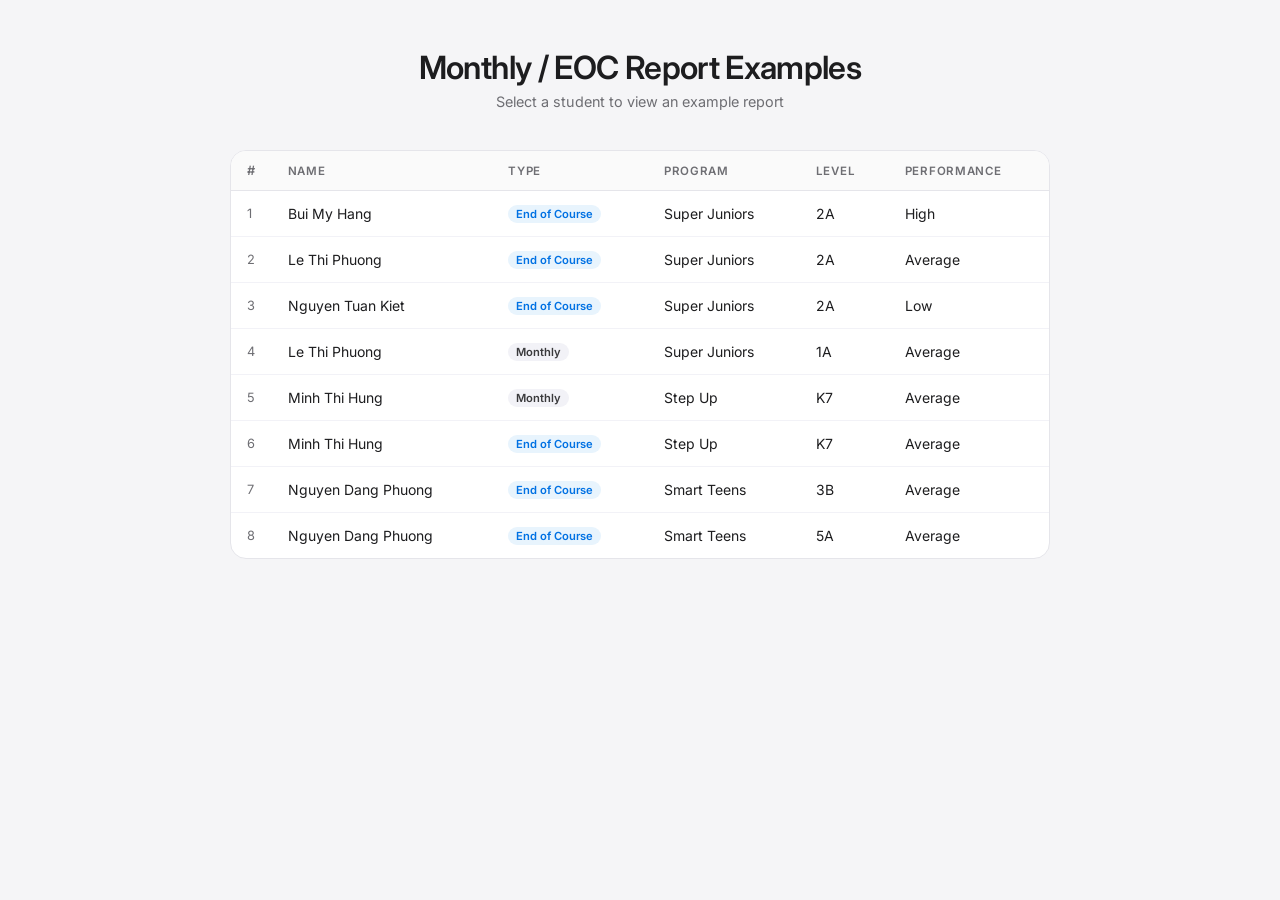
<file: index.html>
<!doctype html>
<html lang="en">
   <head>
      <meta charset="UTF-8" />
      <meta name="viewport" content="width=device-width, initial-scale=1.0" />
      <title>Month Report</title>
      <link rel="preconnect" href="https://fonts.googleapis.com" />
      <link rel="preconnect" href="https://fonts.gstatic.com" crossorigin />
      <link rel="stylesheet" href="https://fonts.googleapis.com/css2?family=Inter:wght@400;500;600&display=swap" />
      <style>
         *,
         *::before,
         *::after {
            box-sizing: border-box;
            margin: 0;
            padding: 0;
         }

         body {
            font-family: "Inter", system-ui, sans-serif;
            min-height: 100vh;
            background: #f5f5f7;
            display: flex;
            flex-direction: column;
            align-items: center;
            padding: 3rem 1rem;
            color: #1d1d1f;
         }

         .page-header {
            text-align: center;
            margin-bottom: 2.5rem;
         }

         .page-header h1 {
            font-size: 2rem;
            font-weight: 600;
            letter-spacing: -0.02em;
            color: #1d1d1f;
            margin-bottom: 0.4rem;
         }

         .page-header p {
            font-size: 0.9rem;
            color: #6e6e73;
         }

         .table-wrap {
            width: 100%;
            max-width: 820px;
            background: #fff;
            border: 1px solid #e5e5ea;
            border-radius: 16px;
            overflow: hidden;
         }

         table {
            width: 100%;
            border-collapse: collapse;
            font-size: 0.875rem;
         }

         thead th {
            text-align: left;
            padding: 12px 16px;
            font-size: 0.72rem;
            font-weight: 600;
            text-transform: uppercase;
            letter-spacing: 0.06em;
            color: #6e6e73;
            border-bottom: 1px solid #e5e5ea;
            background: #fafafa;
         }

         tbody tr {
            border-bottom: 1px solid #f2f2f7;
            transition: background 0.12s ease;
            cursor: pointer;
         }

         tbody tr:last-child {
            border-bottom: none;
         }

         tbody tr:hover {
            background: #f5f5f7;
         }

         tbody td {
            padding: 13px 16px;
            vertical-align: middle;
         }

         .col-num {
            color: #6e6e73;
            font-size: 0.8rem;
            width: 36px;
         }

         .badge {
            display: inline-block;
            font-size: 0.7rem;
            font-weight: 600;
            padding: 2px 8px;
            border-radius: 20px;
            background: #f2f2f7;
            color: #3a3a3c;
         }

         .badge-eoc {
            background: #e8f4fd;
            color: #0071e3;
         }
         .badge-month {
            background: #f2f2f7;
            color: #3a3a3c;
         }
      </style>
   </head>
   <body>
      <header class="page-header">
         <h1>Monthly / EOC Report Examples</h1>
         <p>Select a student to view an example report</p>
      </header>

      <div class="table-wrap">
         <table>
            <thead>
               <tr>
                  <th class="col-num">#</th>
                  <th>Name</th>
                  <th>Type</th>
                  <th>Program</th>
                  <th>Level</th>
                  <th>Performance</th>
               </tr>
            </thead>
            <tbody>
               <tr onclick="location.href = 'report.html?student=1'">
                  <td class="col-num">1</td>
                  <td>Bui My Hang</td>
                  <td><span class="badge badge-eoc">End of Course</span></td>
                  <td>Super Juniors</td>
                  <td>2A</td>
                  <td>High</td>
               </tr>
               <tr onclick="location.href = 'report.html?student=2'">
                  <td class="col-num">2</td>
                  <td>Le Thi Phuong</td>
                  <td><span class="badge badge-eoc">End of Course</span></td>
                  <td>Super Juniors</td>
                  <td>2A</td>
                  <td>Average</td>
               </tr>
               <tr onclick="location.href = 'report.html?student=3'">
                  <td class="col-num">3</td>
                  <td>Nguyen Tuan Kiet</td>
                  <td><span class="badge badge-eoc">End of Course</span></td>
                  <td>Super Juniors</td>
                  <td>2A</td>
                  <td>Low</td>
               </tr>
               <tr onclick="location.href = 'report.html?student=4'">
                  <td class="col-num">4</td>
                  <td>Le Thi Phuong</td>
                  <td><span class="badge badge-month">Monthly</span></td>
                  <td>Super Juniors</td>
                  <td>1A</td>
                  <td>Average</td>
               </tr>
               <tr onclick="location.href = 'report.html?student=5'">
                  <td class="col-num">5</td>
                  <td>Minh Thi Hung</td>
                  <td><span class="badge badge-month">Monthly</span></td>
                  <td>Step Up</td>
                  <td>K7</td>
                  <td>Average</td>
               </tr>
               <tr onclick="location.href = 'report.html?student=6'">
                  <td class="col-num">6</td>
                  <td>Minh Thi Hung</td>
                  <td><span class="badge badge-eoc">End of Course</span></td>
                  <td>Step Up</td>
                  <td>K7</td>
                  <td>Average</td>
               </tr>
               <tr onclick="location.href = 'report.html?student=7'">
                  <td class="col-num">7</td>
                  <td>Nguyen Dang Phuong</td>
                  <td><span class="badge badge-eoc">End of Course</span></td>
                  <td>Smart Teens</td>
                  <td>3B</td>
                  <td>Average</td>
               </tr>
               <tr onclick="location.href = 'report.html?student=8'">
                  <td class="col-num">8</td>
                  <td>Nguyen Dang Phuong</td>
                  <td><span class="badge badge-eoc">End of Course</span></td>
                  <td>Smart Teens</td>
                  <td>5A</td>
                  <td>Average</td>
               </tr>
            </tbody>
         </table>
      </div>
   </body>
</html>
</file>
